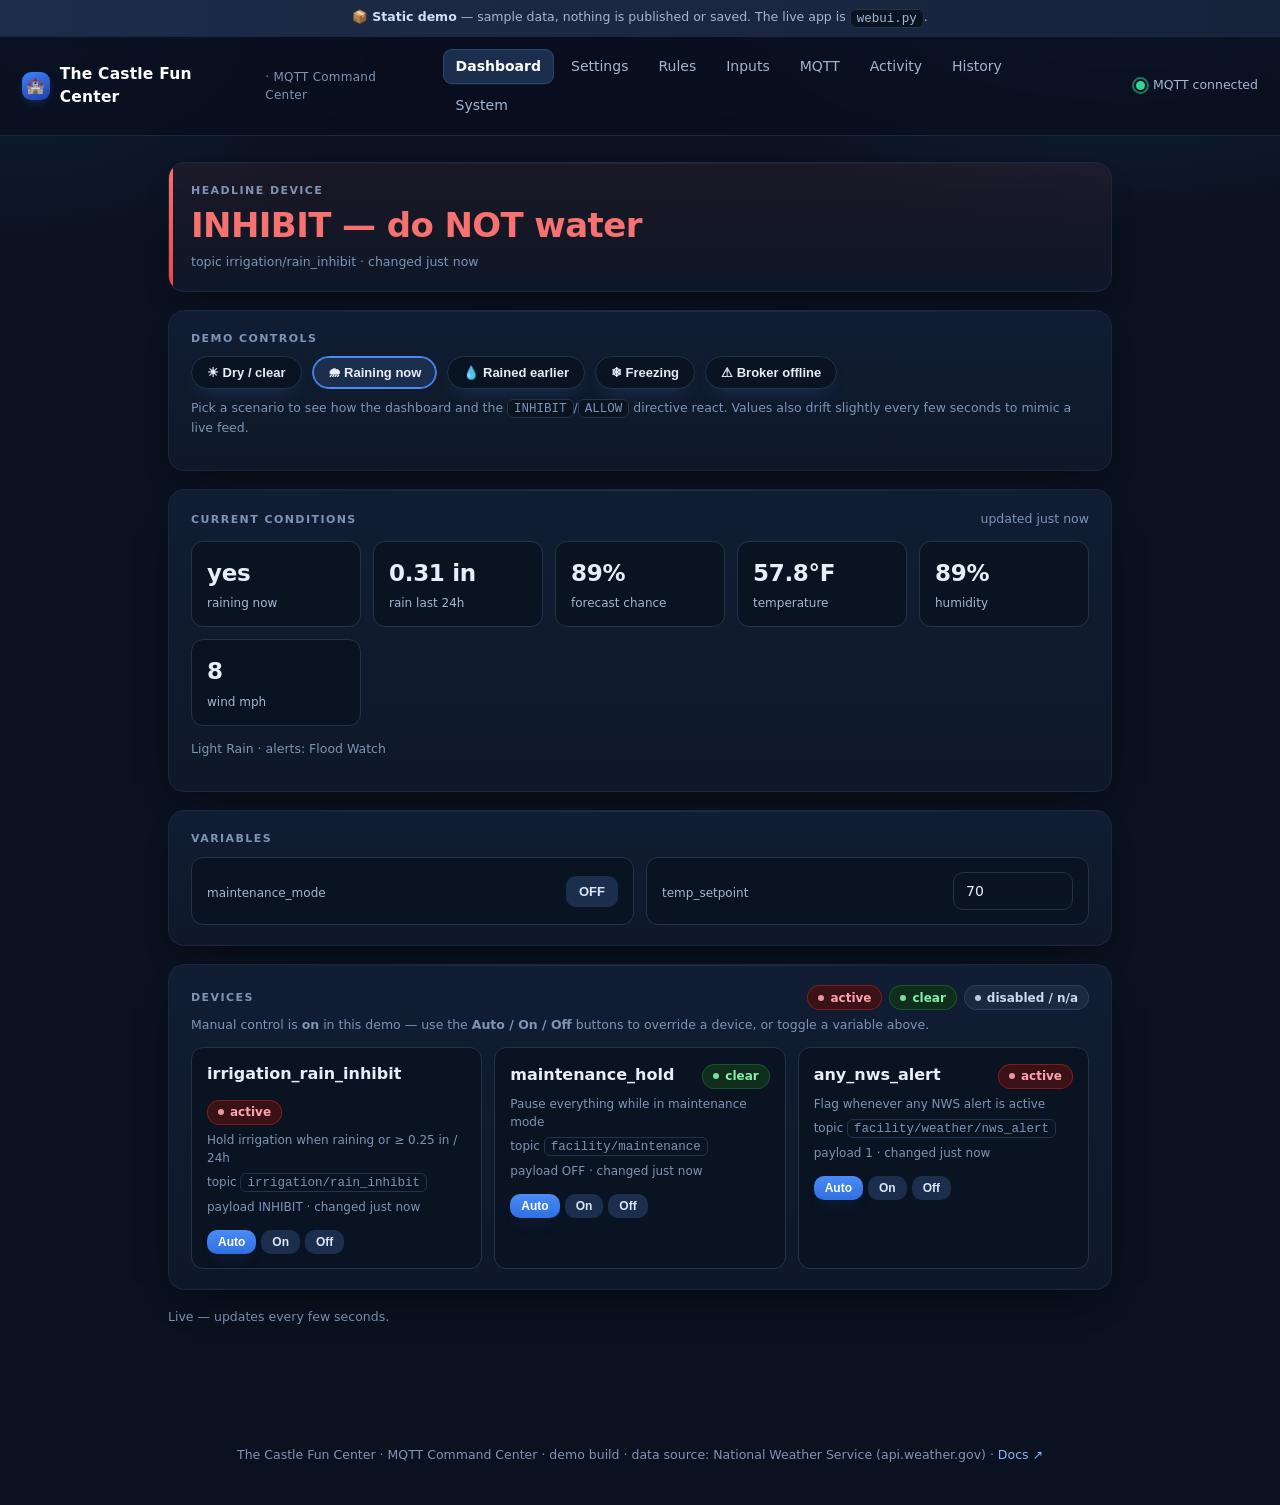
<file: demo/index.html>
<!doctype html>
<html lang="en">
<head>
<meta charset="utf-8">
<meta name="viewport" content="width=device-width, initial-scale=1">
<meta name="color-scheme" content="dark light">
<title>Dashboard · The Castle Fun Center</title>
<link rel="icon" href="data:image/svg+xml,%3Csvg xmlns='http://www.w3.org/2000/svg' viewBox='0 0 100 100'%3E%3Ctext y='.9em' font-size='90'%3E%F0%9F%8F%B0%3C/text%3E%3C/svg%3E">
<link rel="stylesheet" href="assets/style.css">
</head>
<body>
<div class="banner">📦 <b>Static demo</b> — sample data, nothing is published or saved. The live app is <code>webui.py</code>.</div>
<header>
  <h1><span class="logo">🏰</span> The Castle Fun Center <span style="font-weight:500;color:var(--muted2);font-size:12px;letter-spacing:.02em">· MQTT Command Center</span></h1>
  <nav>
    <a href="index.html" class="active">Dashboard</a>
    <a href="settings.html">Settings</a>
    <a href="rules.html">Rules</a>
    <a href="inputs.html">Inputs</a>
    <a href="mqtt.html">MQTT</a>
    <a href="activity.html">Activity</a>
    <a href="history.html">History</a>
    <a href="system.html">System</a>
  </nav>
  <span class="spacer"></span>
  <span class="conn" id="connstate"><span class="dot idle"></span>weather-mqtt</span>
</header>

<main id="dash" class="loading">
  <div class="card" id="directive-card">
    <div class="eyebrow">Headline device</div>
    <div class="big unknown" id="directive">…</div>
    <div class="muted" id="directive-sub">Loading current conditions…</div>
  </div>

  <div class="card">
    <div class="eyebrow" style="margin-bottom:8px">Demo controls</div>
    <div class="controls">
      <button type="button" class="chip" data-scn="dry">☀ Dry / clear</button>
      <button type="button" class="chip active" data-scn="wet">🌧 Raining now</button>
      <button type="button" class="chip" data-scn="accum">💧 Rained earlier</button>
      <button type="button" class="chip" data-scn="freeze">❄ Freezing</button>
      <button type="button" class="chip" data-scn="offline">⚠ Broker offline</button>
    </div>
    <p class="muted" style="margin-top:10px">Pick a scenario to see how the dashboard and the
      <code>INHIBIT</code>/<code>ALLOW</code> directive react. Values also drift slightly every few seconds
      to mimic a live feed.</p>
  </div>

  <div class="card">
    <div class="toprow">
      <div class="eyebrow">Current conditions</div>
      <div class="muted" id="updated">—</div>
    </div>
    <div class="grid" style="margin-top:12px">
      <div class="metric"><div class="v" id="m_rain">—</div><div class="k">raining now</div></div>
      <div class="metric"><div class="v" id="m_accum">—</div><div class="k" id="m_accum_k">rain last window</div></div>
      <div class="metric"><div class="v" id="m_prob">—</div><div class="k">forecast chance</div></div>
      <div class="metric"><div class="v" id="m_temp">—</div><div class="k">temperature</div></div>
      <div class="metric"><div class="v" id="m_hum">—</div><div class="k">humidity</div></div>
      <div class="metric"><div class="v" id="m_wind">—</div><div class="k">wind mph</div></div>
    </div>
    <p class="muted" style="margin-top:14px" id="forecast">—</p>
  </div>

  <div class="card" id="vars-card" style="display:none">
    <div class="eyebrow" style="margin-bottom:10px">Variables</div>
    <div class="grid" id="vars-body"></div>
  </div>

  <div class="card">
    <div class="toprow" style="align-items:center">
      <div class="eyebrow">Devices</div>
      <div class="muted" style="display:flex;gap:7px;align-items:center;flex-wrap:wrap">
        <span class="pill on">active</span><span class="pill off">clear</span>
        <span class="pill na">disabled / n/a</span>
      </div>
    </div>
    <p class="muted" style="margin:6px 0 0">Manual control is <b>on</b> in this demo — use the
      <b>Auto / On / Off</b> buttons to override a device, or toggle a variable above.</p>
    <div class="grid" id="devicegrid" style="grid-template-columns:repeat(auto-fill,minmax(230px,1fr));margin-top:12px">
      <div class="muted">Loading…</div>
    </div>
  </div>

  <p class="muted">Live — updates every few seconds. <span id="staleness"></span></p>
</main>

<footer>The Castle Fun Center · MQTT Command Center · demo build · data source: National Weather Service (api.weather.gov) · <a href="https://github.com/SethMorrowSoftware/mqtt-dev" target="_blank" rel="noopener">Docs ↗</a></footer>
<div id="toast"></div>
<script src="assets/app.js"></script>
</body>
</html>
</file>
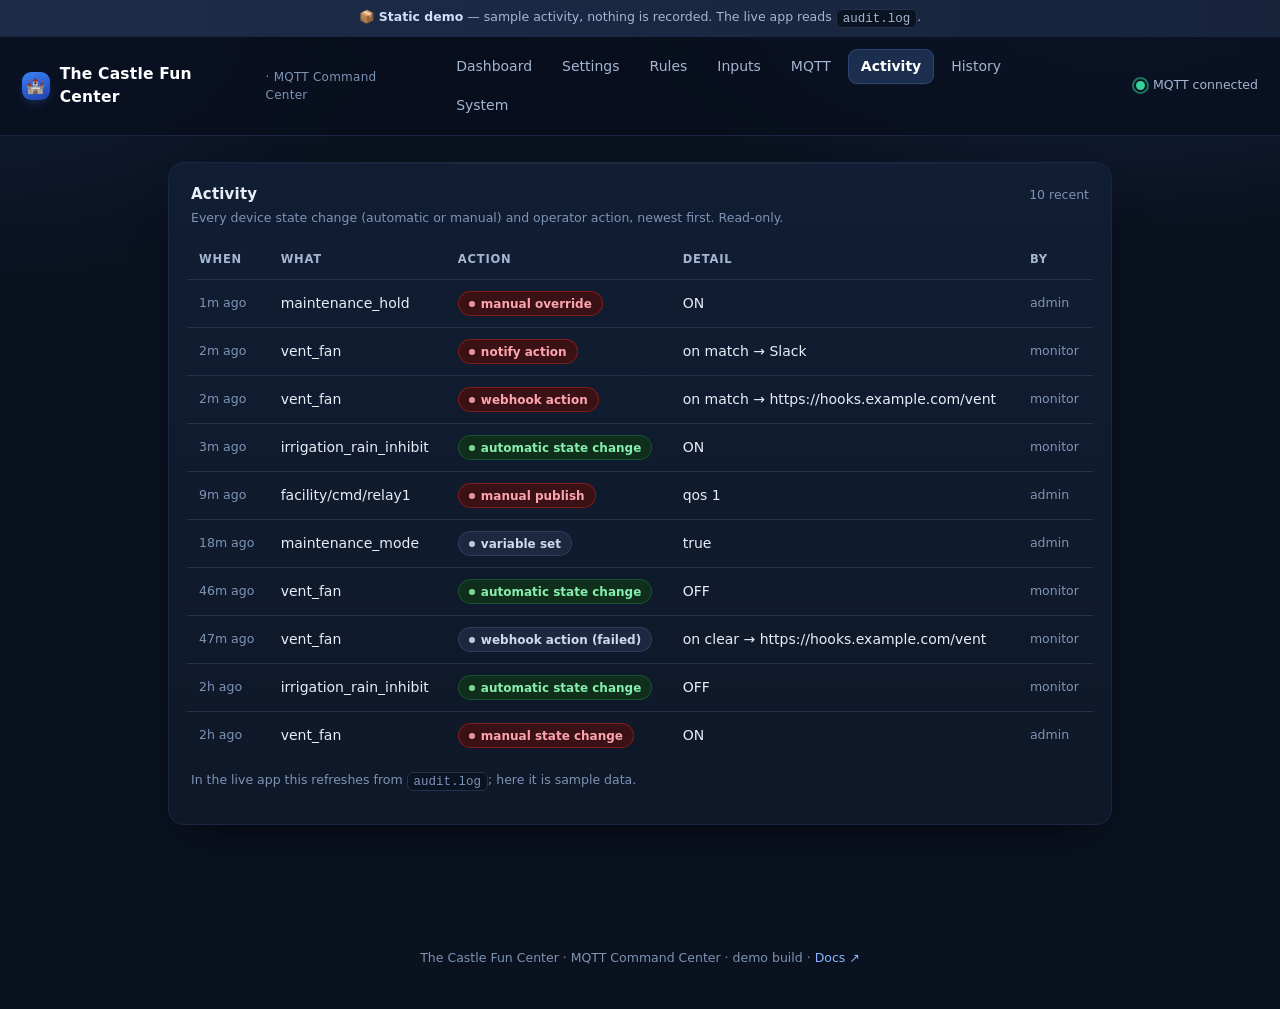
<file: demo/activity.html>
<!doctype html>
<html lang="en">
<head>
<meta charset="utf-8">
<meta name="viewport" content="width=device-width, initial-scale=1">
<meta name="color-scheme" content="dark light">
<title>Activity · The Castle Fun Center</title>
<link rel="icon" href="data:image/svg+xml,%3Csvg xmlns='http://www.w3.org/2000/svg' viewBox='0 0 100 100'%3E%3Ctext y='.9em' font-size='90'%3E%F0%9F%8F%B0%3C/text%3E%3C/svg%3E">
<link rel="stylesheet" href="assets/style.css">
</head>
<body>
<div class="banner">📦 <b>Static demo</b> — sample activity, nothing is recorded. The live app reads <code>audit.log</code>.</div>
<header>
  <h1><span class="logo">🏰</span> The Castle Fun Center <span style="font-weight:500;color:var(--muted2);font-size:12px;letter-spacing:.02em">· MQTT Command Center</span></h1>
  <nav>
    <a href="index.html">Dashboard</a>
    <a href="settings.html">Settings</a>
    <a href="rules.html">Rules</a>
    <a href="inputs.html">Inputs</a>
    <a href="mqtt.html">MQTT</a>
    <a href="activity.html" class="active">Activity</a>
    <a href="history.html">History</a>
    <a href="system.html">System</a>
  </nav>
  <span class="spacer"></span>
  <span class="conn"><span class="dot up"></span>MQTT connected</span>
</header>

<main>
  <div class="card">
    <div class="toprow">
      <div><h3 style="margin:0">Activity</h3>
        <p class="muted" style="margin:4px 0 0">Every device state change (automatic or manual) and operator
         action, newest first. Read-only.</p></div>
      <div class="muted" id="act-count">—</div>
    </div>
    <div class="table-wrap" style="margin-top:12px">
      <table>
        <thead><tr><th>When</th><th>What</th><th>Action</th><th>Detail</th><th>By</th></tr></thead>
        <tbody id="actbody"><tr><td colspan="5" class="muted">Loading…</td></tr></tbody>
      </table>
    </div>
    <p class="muted" style="margin-top:12px">In the live app this refreshes from <code>audit.log</code>;
     here it is sample data.</p>
  </div>
</main>

<footer>The Castle Fun Center · MQTT Command Center · demo build · <a href="https://github.com/SethMorrowSoftware/mqtt-dev" target="_blank" rel="noopener">Docs ↗</a></footer>
<div id="toast"></div>
<script src="assets/app.js"></script>
</body>
</html>
</file>
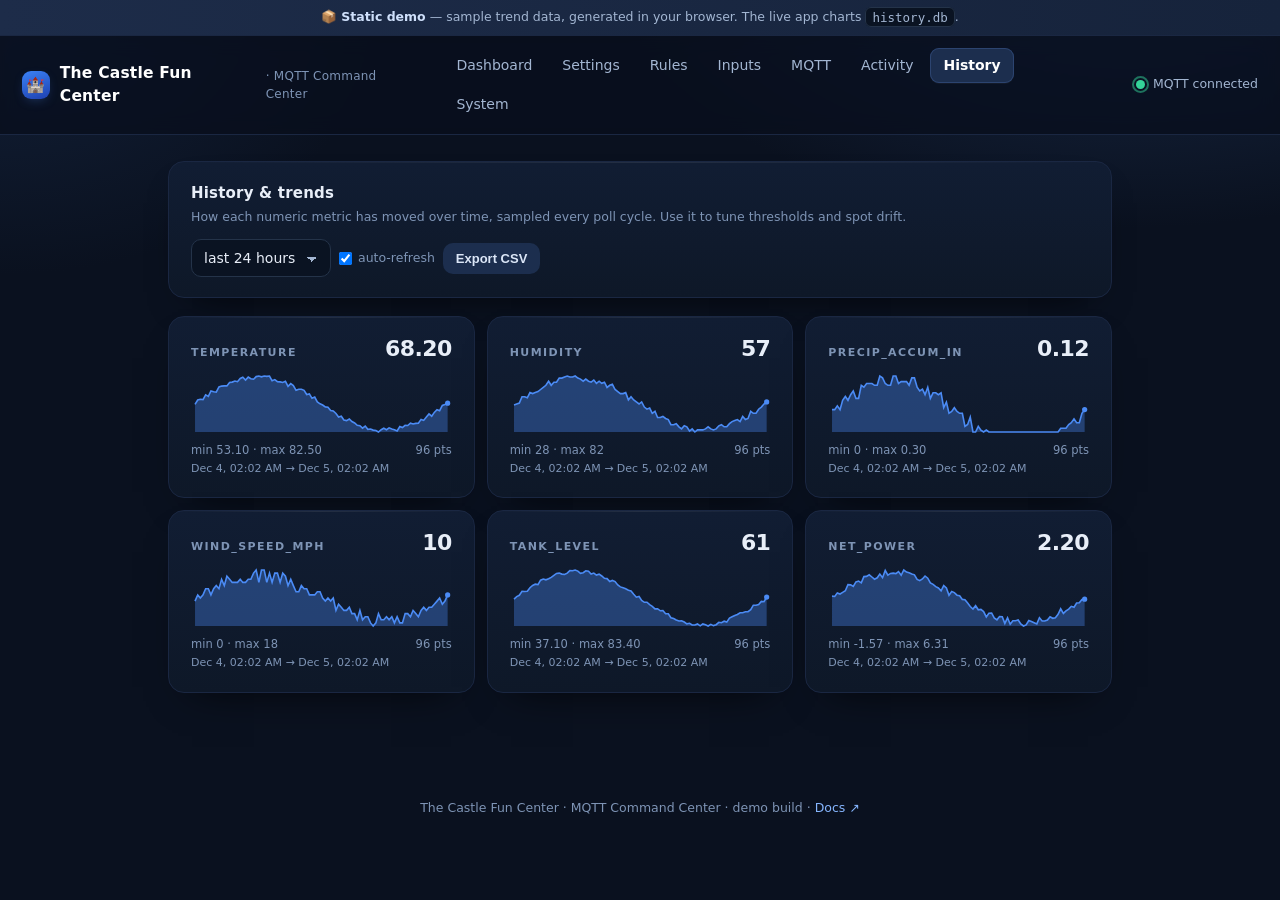
<file: demo/history.html>
<!doctype html>
<html lang="en">
<head>
<meta charset="utf-8">
<meta name="viewport" content="width=device-width, initial-scale=1">
<meta name="color-scheme" content="dark light">
<title>History · The Castle Fun Center</title>
<link rel="icon" href="data:image/svg+xml,%3Csvg xmlns='http://www.w3.org/2000/svg' viewBox='0 0 100 100'%3E%3Ctext y='.9em' font-size='90'%3E%F0%9F%8F%B0%3C/text%3E%3C/svg%3E">
<link rel="stylesheet" href="assets/style.css">
</head>
<body>
<div class="banner">📦 <b>Static demo</b> — sample trend data, generated in your browser. The live app charts <code>history.db</code>.</div>
<header>
  <h1><span class="logo">🏰</span> The Castle Fun Center <span style="font-weight:500;color:var(--muted2);font-size:12px;letter-spacing:.02em">· MQTT Command Center</span></h1>
  <nav>
    <a href="index.html">Dashboard</a>
    <a href="settings.html">Settings</a>
    <a href="rules.html">Rules</a>
    <a href="inputs.html">Inputs</a>
    <a href="mqtt.html">MQTT</a>
    <a href="activity.html">Activity</a>
    <a href="history.html" class="active">History</a>
    <a href="system.html">System</a>
  </nav>
  <span class="spacer"></span>
  <span class="conn"><span class="dot up"></span>MQTT connected</span>
</header>

<main>
<div class="card">
  <div class="toprow" style="align-items:center">
    <div><h3 style="margin:0">History &amp; trends</h3>
      <p class="muted" style="margin:4px 0 0">How each numeric metric has moved over time, sampled every poll
       cycle. Use it to tune thresholds and spot drift.</p></div>
    <div style="display:flex;gap:8px;align-items:center;flex-wrap:wrap">
      <select id="win" style="margin:0;width:auto">
        <option value="6">last 6 hours</option>
        <option value="24" selected>last 24 hours</option>
        <option value="72">last 3 days</option>
        <option value="168">last 7 days</option>
        <option value="720">last 30 days</option>
      </select>
      <label class="muted" style="margin:0;display:flex;align-items:center;gap:6px;font-weight:500">
        <input type="checkbox" id="follow" checked style="width:auto;margin:0"> auto-refresh</label>
      <button type="button" class="secondary mini" id="export" style="margin:0">Export CSV</button>
    </div>
  </div>
</div>

<div class="grid" id="charts" style="grid-template-columns:repeat(auto-fill,minmax(280px,1fr))">
  <div class="muted">Loading…</div>
</div>
</main>

<footer>The Castle Fun Center · MQTT Command Center · demo build · <a href="https://github.com/SethMorrowSoftware/mqtt-dev" target="_blank" rel="noopener">Docs ↗</a></footer>
<div id="toast"></div>
<script src="assets/app.js"></script>
</body>
</html>
</file>
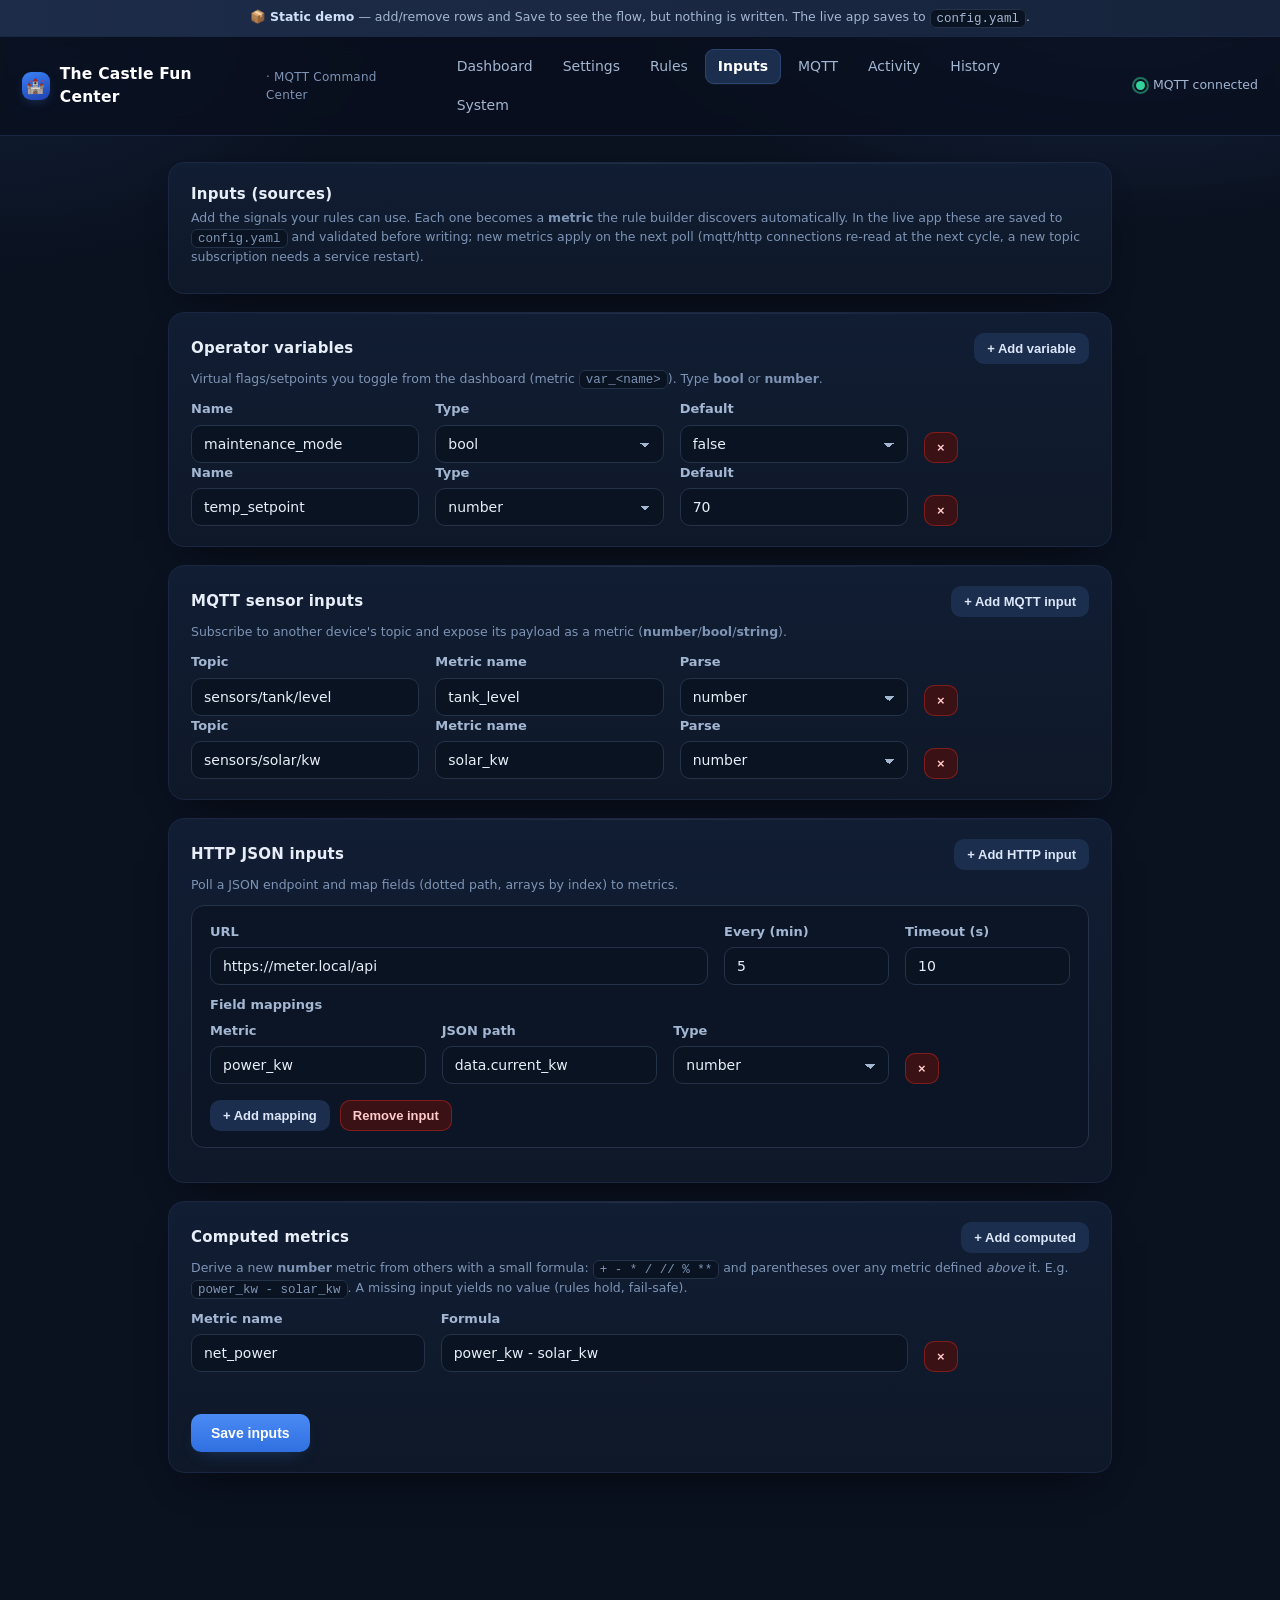
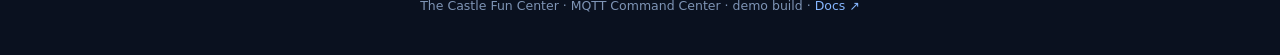
<file: demo/inputs.html>
<!doctype html>
<html lang="en">
<head>
<meta charset="utf-8">
<meta name="viewport" content="width=device-width, initial-scale=1">
<meta name="color-scheme" content="dark light">
<title>Inputs · The Castle Fun Center</title>
<link rel="icon" href="data:image/svg+xml,%3Csvg xmlns='http://www.w3.org/2000/svg' viewBox='0 0 100 100'%3E%3Ctext y='.9em' font-size='90'%3E%F0%9F%8F%B0%3C/text%3E%3C/svg%3E">
<link rel="stylesheet" href="assets/style.css">
</head>
<body>
<div class="banner">📦 <b>Static demo</b> — add/remove rows and Save to see the flow, but nothing is written. The live app saves to <code>config.yaml</code>.</div>
<header>
  <h1><span class="logo">🏰</span> The Castle Fun Center <span style="font-weight:500;color:var(--muted2);font-size:12px;letter-spacing:.02em">· MQTT Command Center</span></h1>
  <nav>
    <a href="index.html">Dashboard</a>
    <a href="settings.html">Settings</a>
    <a href="rules.html">Rules</a>
    <a href="inputs.html" class="active">Inputs</a>
    <a href="mqtt.html">MQTT</a>
    <a href="activity.html">Activity</a>
    <a href="history.html">History</a>
    <a href="system.html">System</a>
  </nav>
  <span class="spacer"></span>
  <span class="conn"><span class="dot up"></span>MQTT connected</span>
</header>

<main>
<form id="inputs-form">
  <div class="card">
    <h3 style="margin:0 0 4px">Inputs (sources)</h3>
    <p class="muted" style="margin:0 0 6px">Add the signals your rules can use. Each one becomes a
     <b>metric</b> the rule builder discovers automatically. In the live app these are saved to
     <code>config.yaml</code> and validated before writing; new metrics apply on the next poll
     (mqtt/http connections re-read at the next cycle, a new topic subscription needs a service restart).</p>
  </div>

  <div class="card">
    <div class="toprow"><h3 style="margin:0">Operator variables</h3>
      <button type="button" class="secondary mini" id="add-var" style="margin:0">+ Add variable</button></div>
    <p class="muted" style="margin:6px 0 0">Virtual flags/setpoints you toggle from the dashboard
     (metric <code>var_&lt;name&gt;</code>). Type <b>bool</b> or <b>number</b>.</p>
    <div id="vars" style="margin-top:10px"></div>
  </div>

  <div class="card">
    <div class="toprow"><h3 style="margin:0">MQTT sensor inputs</h3>
      <button type="button" class="secondary mini" id="add-mqtt" style="margin:0">+ Add MQTT input</button></div>
    <p class="muted" style="margin:6px 0 0">Subscribe to another device's topic and expose its payload as a
     metric (<b>number</b>/<b>bool</b>/<b>string</b>).</p>
    <div id="mqtts" style="margin-top:10px"></div>
  </div>

  <div class="card">
    <div class="toprow"><h3 style="margin:0">HTTP JSON inputs</h3>
      <button type="button" class="secondary mini" id="add-http" style="margin:0">+ Add HTTP input</button></div>
    <p class="muted" style="margin:6px 0 0">Poll a JSON endpoint and map fields (dotted path, arrays by
     index) to metrics.</p>
    <div id="https" style="margin-top:10px"></div>
  </div>

  <div class="card">
    <div class="toprow"><h3 style="margin:0">Computed metrics</h3>
      <button type="button" class="secondary mini" id="add-comp" style="margin:0">+ Add computed</button></div>
    <p class="muted" style="margin:6px 0 0">Derive a new <b>number</b> metric from others with a small
     formula: <code>+ - * / // % **</code> and parentheses over any metric defined <i>above</i> it. E.g.
     <code>power_kw - solar_kw</code>. A missing input yields no value (rules hold, fail-safe).</p>
    <div id="comps" style="margin-top:10px"></div>
    <div class="field-err" id="inputs-err" style="margin-top:10px"></div>
    <button type="submit" id="save-inputs">Save inputs</button>
  </div>
</form>
</main>

<footer>The Castle Fun Center · MQTT Command Center · demo build · <a href="https://github.com/SethMorrowSoftware/mqtt-dev" target="_blank" rel="noopener">Docs ↗</a></footer>
<div id="toast"></div>
<script>
/* Sample sources for the demo Inputs editor (mirrors a populated config.yaml). */
window.DEMO_SOURCES = {
  variables: [
    { name: "maintenance_mode", type: "bool",   default: "false" },
    { name: "temp_setpoint",    type: "number", default: 70 },
  ],
  mqtt_inputs: [
    { topic: "sensors/tank/level", metric: "tank_level", parse: "number" },
    { topic: "sensors/solar/kw",   metric: "solar_kw",   parse: "number" },
  ],
  http_inputs: [
    { url: "https://meter.local/api", interval_minutes: 5, timeout: 10,
      map: [{ metric: "power_kw", path: "data.current_kw", type: "number" }] },
  ],
  computed: [
    { name: "net_power", expr: "power_kw - solar_kw" },
  ],
};
</script>
<script src="assets/app.js"></script>
</body>
</html>
</file>
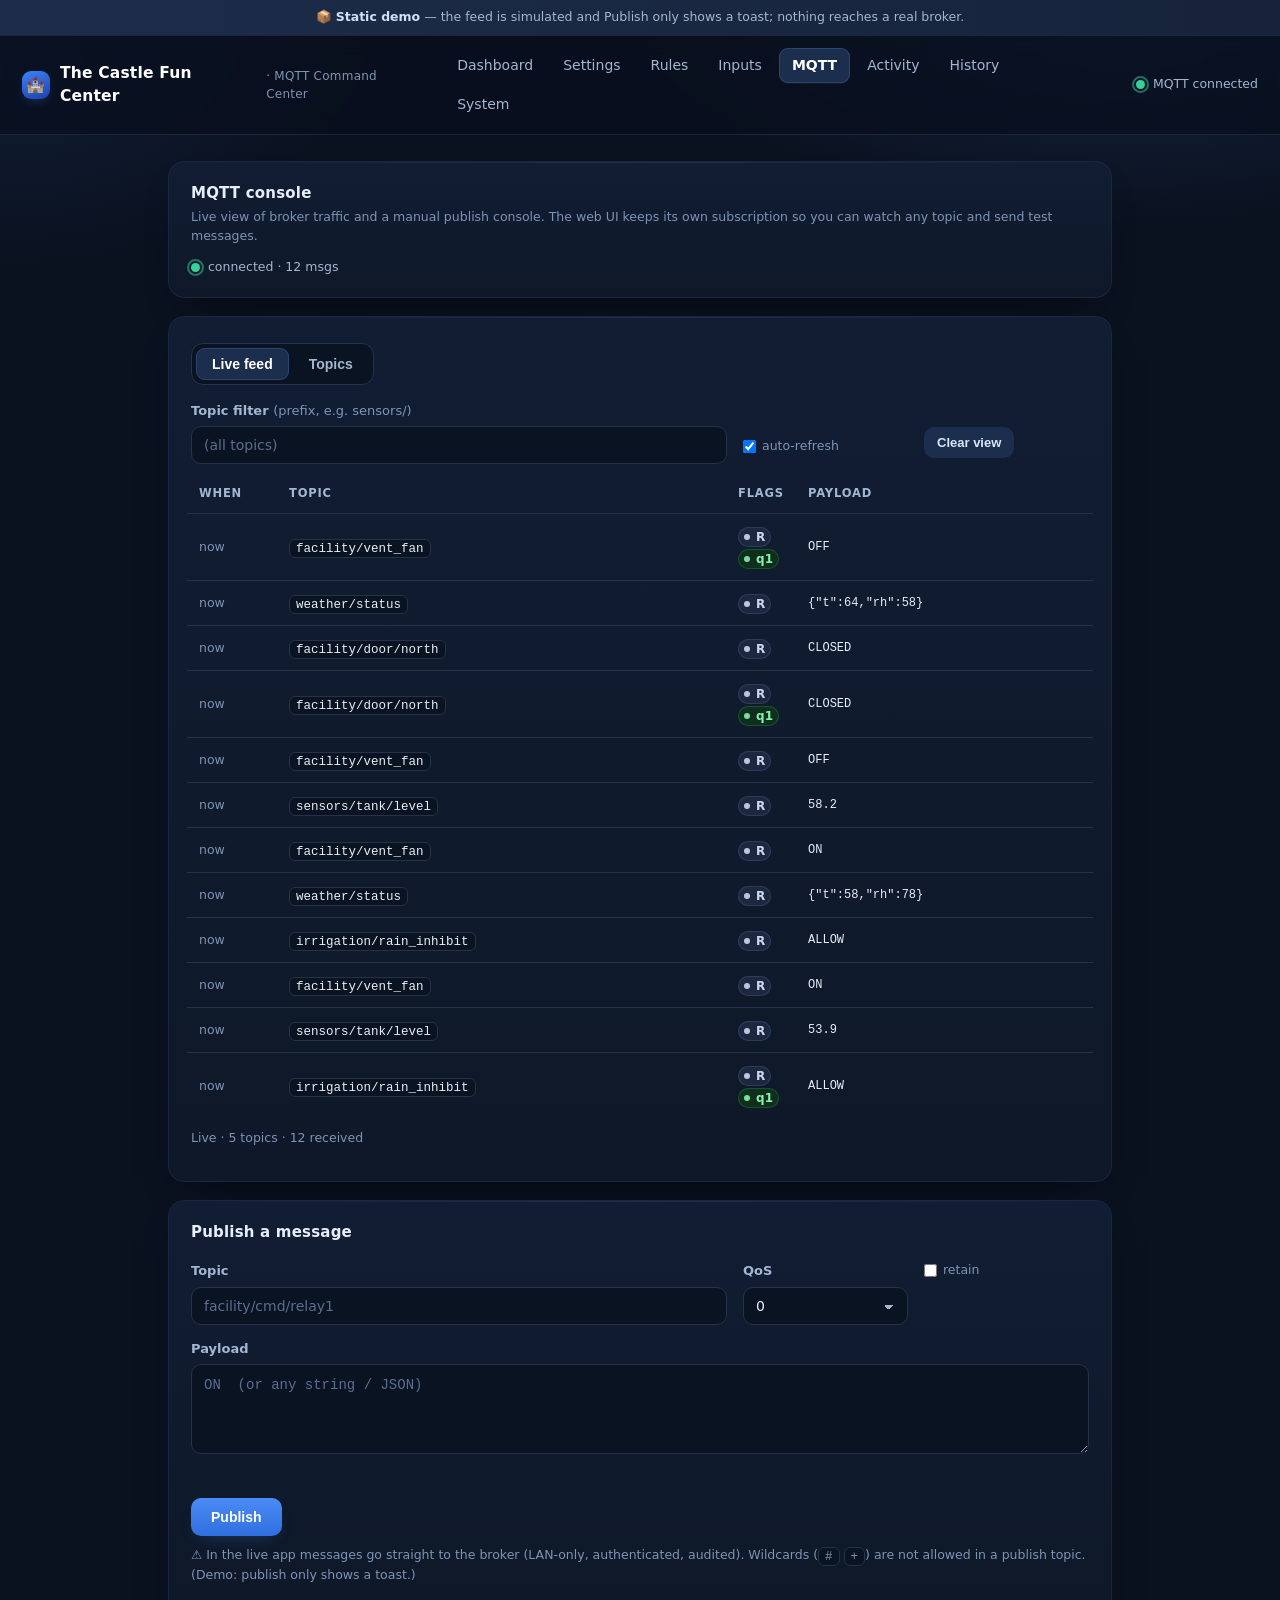
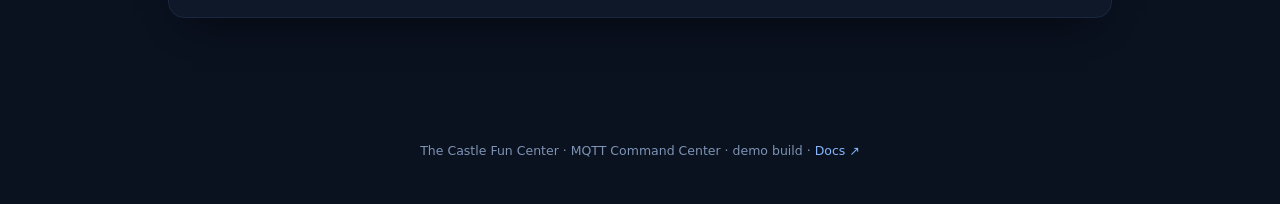
<file: demo/mqtt.html>
<!doctype html>
<html lang="en">
<head>
<meta charset="utf-8">
<meta name="viewport" content="width=device-width, initial-scale=1">
<meta name="color-scheme" content="dark light">
<title>MQTT · The Castle Fun Center</title>
<link rel="icon" href="data:image/svg+xml,%3Csvg xmlns='http://www.w3.org/2000/svg' viewBox='0 0 100 100'%3E%3Ctext y='.9em' font-size='90'%3E%F0%9F%8F%B0%3C/text%3E%3C/svg%3E">
<link rel="stylesheet" href="assets/style.css">
</head>
<body>
<div class="banner">📦 <b>Static demo</b> — the feed is simulated and Publish only shows a toast; nothing reaches a real broker.</div>
<header>
  <h1><span class="logo">🏰</span> The Castle Fun Center <span style="font-weight:500;color:var(--muted2);font-size:12px;letter-spacing:.02em">· MQTT Command Center</span></h1>
  <nav>
    <a href="index.html">Dashboard</a>
    <a href="settings.html">Settings</a>
    <a href="rules.html">Rules</a>
    <a href="inputs.html">Inputs</a>
    <a href="mqtt.html" class="active">MQTT</a>
    <a href="activity.html">Activity</a>
    <a href="history.html">History</a>
    <a href="system.html">System</a>
  </nav>
  <span class="spacer"></span>
  <span class="conn"><span class="dot up"></span>MQTT connected</span>
</header>

<main>
<div class="card">
  <div class="toprow" style="align-items:center">
    <div><h3 style="margin:0">MQTT console</h3>
      <p class="muted" style="margin:4px 0 0">Live view of broker traffic and a manual publish console.
       The web UI keeps its own subscription so you can watch any topic and send test messages.</p></div>
    <span class="conn" id="mq-conn"><span class="dot idle"></span>connecting…</span>
  </div>
</div>

<div class="card">
  <div class="tabs">
    <button type="button" class="tab" data-tab="feed">Live feed</button>
    <button type="button" class="tab" data-tab="topics">Topics</button>
  </div>

  <div id="tab-feed" class="tabpane">
    <div class="row" style="align-items:flex-end">
      <div style="flex:1"><label style="margin-top:0">Topic filter <span class="hint">(prefix, e.g. sensors/)</span></label>
        <input id="filter" placeholder="(all topics)"></div>
      <div style="flex:0 0 auto"><label class="muted" style="margin:0 0 8px;display:flex;align-items:center;gap:6px;font-weight:500">
        <input type="checkbox" id="follow" checked style="width:auto;margin:0"> auto-refresh</label></div>
      <div style="flex:0 0 auto"><button type="button" class="secondary mini" id="clear" style="margin:0 0 6px">Clear view</button></div>
    </div>
    <div class="table-wrap" style="margin-top:10px">
      <table>
        <thead><tr><th style="width:90px">When</th><th>Topic</th><th style="width:70px">Flags</th><th>Payload</th></tr></thead>
        <tbody id="feedbody"><tr><td colspan="4" class="muted">Waiting for messages…</td></tr></tbody>
      </table>
    </div>
    <p class="muted" id="feednote" style="margin-top:10px">—</p>
  </div>

  <div id="tab-topics" class="tabpane" style="display:none">
    <div class="table-wrap">
      <table>
        <thead><tr><th>Topic</th><th style="width:70px">Msgs</th><th style="width:90px">Updated</th><th>Latest payload</th></tr></thead>
        <tbody id="topicsbody"><tr><td colspan="4" class="muted">No topics seen yet…</td></tr></tbody>
      </table>
    </div>
    <p class="muted" style="margin-top:10px">The most recent value retained per topic.</p>
  </div>
</div>

<div class="card" id="pub-card">
  <h3 style="margin:0 0 4px">Publish a message</h3>
  <div id="pub-form">
    <div class="row">
      <div style="flex:2"><label>Topic</label><input id="p-topic" placeholder="facility/cmd/relay1"></div>
      <div style="flex:0 0 110px"><label>QoS</label>
        <select id="p-qos"><option>0</option><option>1</option><option>2</option></select></div>
      <div style="flex:0 0 auto"><label class="muted" style="display:flex;align-items:center;gap:6px;margin:14px 0 6px;font-weight:500">
        <input type="checkbox" id="p-retain" style="width:auto;margin:0"> retain</label></div>
    </div>
    <label>Payload</label>
    <textarea id="p-payload" style="min-height:90px" placeholder="ON  (or any string / JSON)"></textarea>
    <div class="field-err" id="p-err"></div>
    <button type="button" id="p-send">Publish</button>
    <p class="muted" style="margin-top:10px">⚠ In the live app messages go straight to the broker (LAN-only, authenticated, audited).
     Wildcards (<code>#</code> <code>+</code>) are not allowed in a publish topic. (Demo: publish only shows a toast.)</p>
  </div>
</div>
</main>

<footer>The Castle Fun Center · MQTT Command Center · demo build · <a href="https://github.com/SethMorrowSoftware/mqtt-dev" target="_blank" rel="noopener">Docs ↗</a></footer>
<div id="toast"></div>
<script src="assets/app.js"></script>
</body>
</html>
</file>
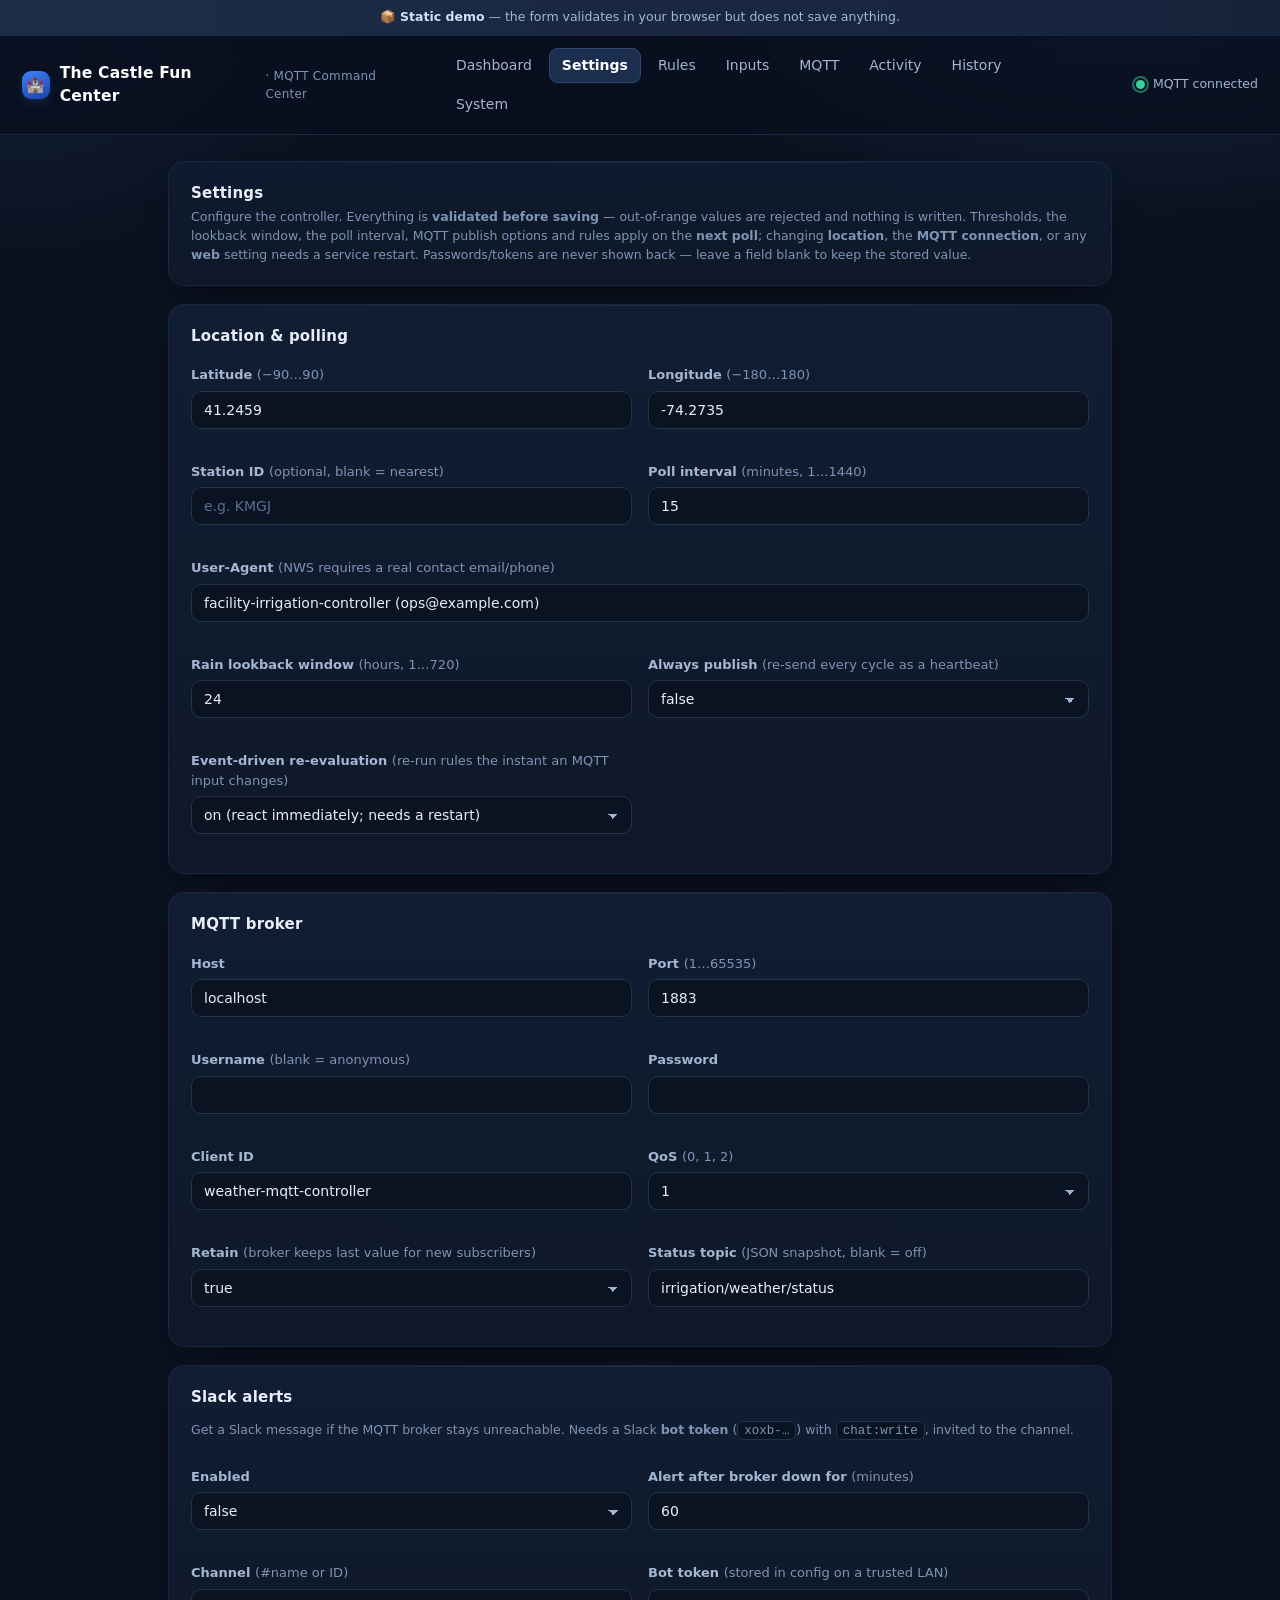
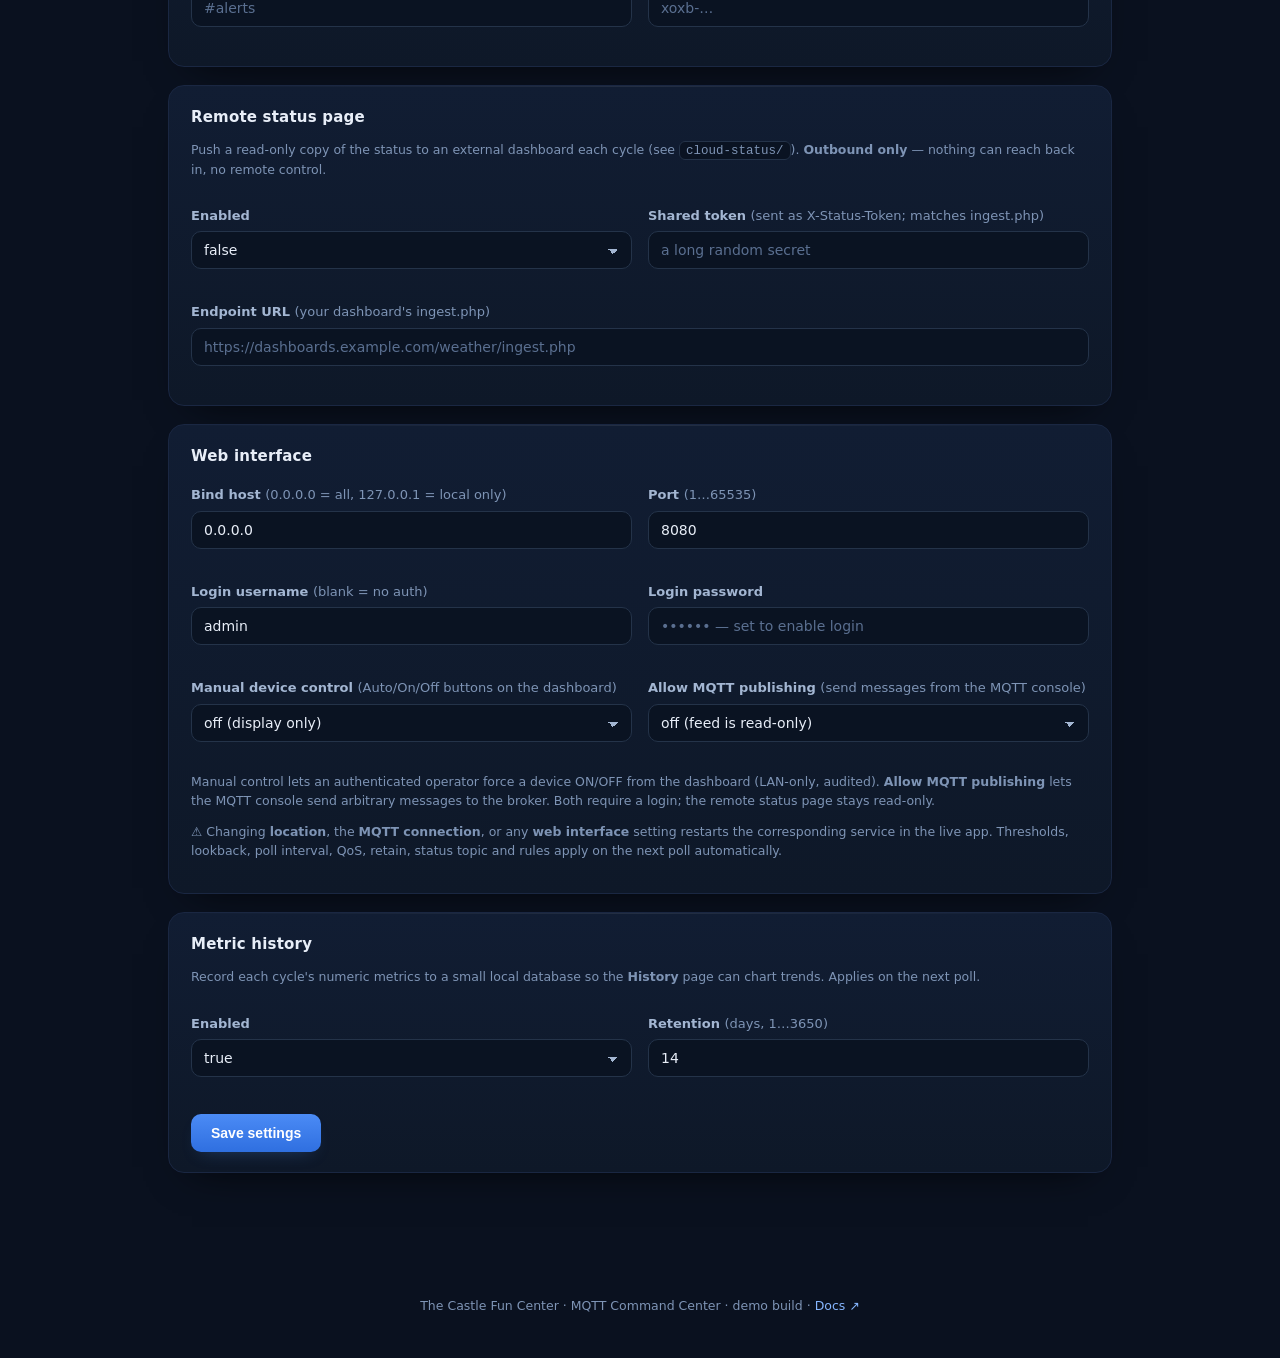
<file: demo/settings.html>
<!doctype html>
<html lang="en">
<head>
<meta charset="utf-8">
<meta name="viewport" content="width=device-width, initial-scale=1">
<meta name="color-scheme" content="dark light">
<title>Settings · The Castle Fun Center</title>
<link rel="icon" href="data:image/svg+xml,%3Csvg xmlns='http://www.w3.org/2000/svg' viewBox='0 0 100 100'%3E%3Ctext y='.9em' font-size='90'%3E%F0%9F%8F%B0%3C/text%3E%3C/svg%3E">
<link rel="stylesheet" href="assets/style.css">
</head>
<body>
<div class="banner">📦 <b>Static demo</b> — the form validates in your browser but does not save anything.</div>
<header>
  <h1><span class="logo">🏰</span> The Castle Fun Center <span style="font-weight:500;color:var(--muted2);font-size:12px;letter-spacing:.02em">· MQTT Command Center</span></h1>
  <nav>
    <a href="index.html">Dashboard</a>
    <a href="settings.html" class="active">Settings</a>
    <a href="rules.html">Rules</a>
    <a href="inputs.html">Inputs</a>
    <a href="mqtt.html">MQTT</a>
    <a href="activity.html">Activity</a>
    <a href="history.html">History</a>
    <a href="system.html">System</a>
  </nav>
  <span class="spacer"></span>
  <span class="conn"><span class="dot up"></span>MQTT connected</span>
</header>

<main>
<div class="card" style="background:linear-gradient(180deg,#0e1a2e,#0e1828)">
  <h3 style="margin:0 0 4px">Settings</h3>
  <p class="muted" style="margin:0">Configure the controller. Everything is <b>validated before saving</b> —
   out-of-range values are rejected and nothing is written. Thresholds, the lookback window, the poll
   interval, MQTT publish options and rules apply on the <b>next poll</b>; changing <b>location</b>, the
   <b>MQTT connection</b>, or any <b>web</b> setting needs a service restart. Passwords/tokens are never
   shown back — leave a field blank to keep the stored value.</p>
</div>
<form id="settings-form" autocomplete="off" novalidate>
  <div class="card">
    <h3>Location &amp; polling</h3>
    <div class="row">
      <div><label>Latitude <span class="hint">(−90…90)</span></label>
        <input name="latitude" value="41.2459" data-type="num" data-min="-90" data-max="90">
        <div class="field-err"></div></div>
      <div><label>Longitude <span class="hint">(−180…180)</span></label>
        <input name="longitude" value="-74.2735" data-type="num" data-min="-180" data-max="180">
        <div class="field-err"></div></div>
    </div>
    <div class="row">
      <div><label>Station ID <span class="hint">(optional, blank = nearest)</span></label>
        <input name="station_id" value="" placeholder="e.g. KMGJ"><div class="field-err"></div></div>
      <div><label>Poll interval <span class="hint">(minutes, 1…1440)</span></label>
        <input name="poll_interval_minutes" value="15" data-type="int" data-min="1" data-max="1440">
        <div class="field-err"></div></div>
    </div>
    <div><label>User-Agent <span class="hint">(NWS requires a real contact email/phone)</span></label>
    <input name="user_agent" value="facility-irrigation-controller (ops@example.com)" data-required="1">
    <div class="field-err"></div></div>
    <div class="row">
      <div><label>Rain lookback window <span class="hint">(hours, 1…720)</span></label>
        <input name="lookback_hours" value="24" data-type="int" data-min="1" data-max="720">
        <div class="field-err"></div></div>
      <div><label>Always publish <span class="hint">(re-send every cycle as a heartbeat)</span></label>
        <select name="always_publish"><option value="false">false</option><option value="true">true</option></select>
        <div class="field-err"></div></div>
    </div>
    <div class="row">
      <div><label>Event-driven re-evaluation <span class="hint">(re-run rules the instant an MQTT input changes)</span></label>
        <select name="event_driven">
          <option value="true">on (react immediately; needs a restart)</option>
          <option value="false">off (only re-evaluate each poll cycle)</option>
        </select><div class="field-err"></div></div>
      <div></div>
    </div>
  </div>

  <div class="card">
    <h3>MQTT broker</h3>
    <div class="row">
      <div><label>Host</label><input name="mqtt_host" value="localhost"><div class="field-err"></div></div>
      <div><label>Port <span class="hint">(1…65535)</span></label>
        <input name="mqtt_port" value="1883" data-type="int" data-min="1" data-max="65535">
        <div class="field-err"></div></div>
    </div>
    <div class="row">
      <div><label>Username <span class="hint">(blank = anonymous)</span></label>
        <input name="mqtt_username" value="" autocomplete="off"><div class="field-err"></div></div>
      <div><label>Password</label>
        <input name="mqtt_password" type="password" value="" autocomplete="new-password"><div class="field-err"></div></div>
    </div>
    <div class="row">
      <div><label>Client ID</label><input name="mqtt_client_id" value="weather-mqtt-controller"><div class="field-err"></div></div>
      <div><label>QoS <span class="hint">(0, 1, 2)</span></label>
        <select name="mqtt_qos"><option>0</option><option selected>1</option><option>2</option></select>
        <div class="field-err"></div></div>
    </div>
    <div class="row">
      <div><label>Retain <span class="hint">(broker keeps last value for new subscribers)</span></label>
        <select name="mqtt_retain"><option value="true">true</option><option value="false">false</option></select>
        <div class="field-err"></div></div>
      <div><label>Status topic <span class="hint">(JSON snapshot, blank = off)</span></label>
        <input name="status_topic" value="irrigation/weather/status"><div class="field-err"></div></div>
    </div>
  </div>

  <div class="card">
    <h3>Slack alerts</h3>
    <p class="muted">Get a Slack message if the MQTT broker stays unreachable. Needs a Slack
      <b>bot token</b> (<code>xoxb-…</code>) with <code>chat:write</code>, invited to the channel.</p>
    <div class="row">
      <div><label>Enabled</label>
        <select name="slack_enabled"><option value="false">false</option><option value="true">true</option></select>
        <div class="field-err"></div></div>
      <div><label>Alert after broker down for <span class="hint">(minutes)</span></label>
        <input name="slack_minutes" value="60" data-type="int" data-min="1" data-max="10080">
        <div class="field-err"></div></div>
    </div>
    <div class="row">
      <div><label>Channel <span class="hint">(#name or ID)</span></label>
        <input name="slack_channel" value="" placeholder="#alerts"><div class="field-err"></div></div>
      <div><label>Bot token <span class="hint">(stored in config on a trusted LAN)</span></label>
        <input name="slack_token" type="password" value="" autocomplete="new-password" placeholder="xoxb-…">
        <div class="field-err"></div></div>
    </div>
  </div>

  <div class="card">
    <h3>Remote status page</h3>
    <p class="muted">Push a read-only copy of the status to an external dashboard each cycle
      (see <code>cloud-status/</code>). <b>Outbound only</b> — nothing can reach back in, no remote control.</p>
    <div class="row">
      <div><label>Enabled</label>
        <select name="status_push_enabled"><option value="false">false</option><option value="true">true</option></select>
        <div class="field-err"></div></div>
      <div><label>Shared token <span class="hint">(sent as X-Status-Token; matches ingest.php)</span></label>
        <input name="status_push_token" type="password" value="" autocomplete="new-password" placeholder="a long random secret">
        <div class="field-err"></div></div>
    </div>
    <div><label>Endpoint URL <span class="hint">(your dashboard's ingest.php)</span></label>
      <input name="status_push_url" value="" placeholder="https://dashboards.example.com/weather/ingest.php">
      <div class="field-err"></div></div>
  </div>

  <div class="card">
    <h3>Web interface</h3>
    <div class="row">
      <div><label>Bind host <span class="hint">(0.0.0.0 = all, 127.0.0.1 = local only)</span></label>
        <input name="web_host" value="0.0.0.0"><div class="field-err"></div></div>
      <div><label>Port <span class="hint">(1…65535)</span></label>
        <input name="web_port" value="8080" data-type="int" data-min="1" data-max="65535">
        <div class="field-err"></div></div>
    </div>
    <div class="row">
      <div><label>Login username <span class="hint">(blank = no auth)</span></label>
        <input name="web_username" value="admin" autocomplete="off"><div class="field-err"></div></div>
      <div><label>Login password</label>
        <input name="web_password" type="password" value="" autocomplete="new-password"
          placeholder="•••••• — set to enable login"><div class="field-err"></div></div>
    </div>
    <div class="row">
      <div><label>Manual device control <span class="hint">(Auto/On/Off buttons on the dashboard)</span></label>
        <select name="web_allow_manual_control">
          <option value="false" selected>off (display only)</option>
          <option value="true">on (requires a login)</option>
        </select><div class="field-err"></div></div>
      <div><label>Allow MQTT publishing <span class="hint">(send messages from the MQTT console)</span></label>
        <select name="web_allow_mqtt_publish">
          <option value="false" selected>off (feed is read-only)</option>
          <option value="true">on (requires a login)</option>
        </select><div class="field-err"></div></div>
    </div>
    <p class="muted">Manual control lets an authenticated operator force a device ON/OFF from the
      dashboard (LAN-only, audited). <b>Allow MQTT publishing</b> lets the MQTT console send arbitrary
      messages to the broker. Both require a login; the remote status page stays read-only.</p>
    <p class="muted">⚠ Changing <b>location</b>, the <b>MQTT connection</b>, or any <b>web interface</b>
      setting restarts the corresponding service in the live app. Thresholds, lookback, poll interval,
      QoS, retain, status topic and rules apply on the next poll automatically.</p>
  </div>

  <div class="card">
    <h3>Metric history</h3>
    <p class="muted">Record each cycle's numeric metrics to a small local database so the
      <b>History</b> page can chart trends. Applies on the next poll.</p>
    <div class="row">
      <div><label>Enabled</label>
        <select name="history_enabled">
          <option value="true" selected>true</option>
          <option value="false">false</option>
        </select><div class="field-err"></div></div>
      <div><label>Retention <span class="hint">(days, 1…3650)</span></label>
        <input name="history_retention_days" value="14" data-type="int" data-min="1" data-max="3650">
        <div class="field-err"></div></div>
    </div>
    <button type="submit">Save settings</button>
  </div>
</form>
</main>

<footer>The Castle Fun Center · MQTT Command Center · demo build · <a href="https://github.com/SethMorrowSoftware/mqtt-dev" target="_blank" rel="noopener">Docs ↗</a></footer>
<div id="toast"></div>
<script src="assets/app.js"></script>
</body>
</html>
</file>
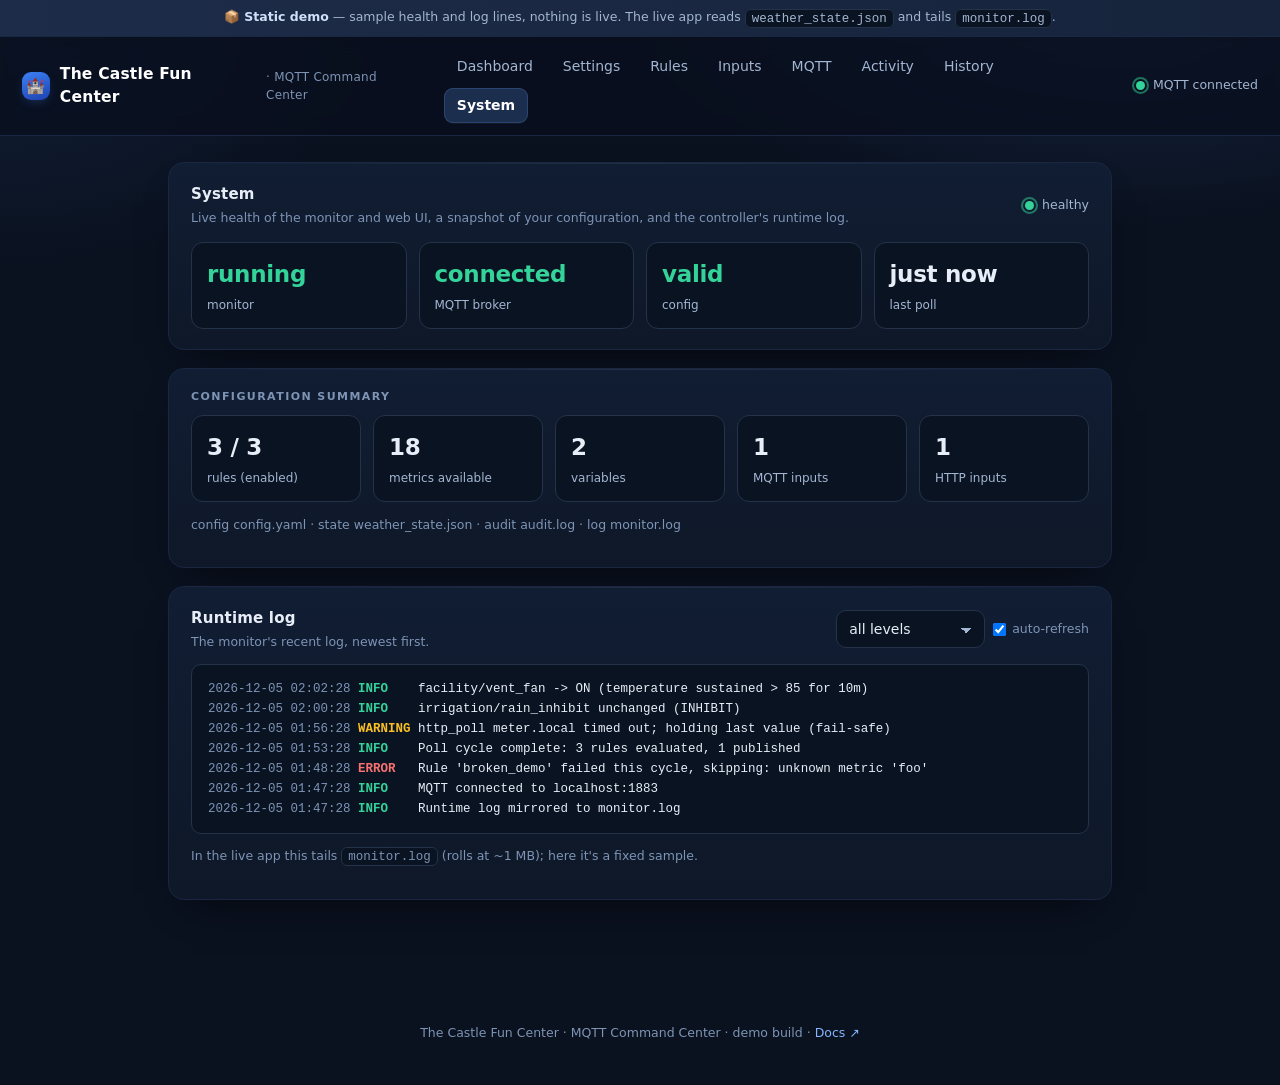
<file: demo/system.html>
<!doctype html>
<html lang="en">
<head>
<meta charset="utf-8">
<meta name="viewport" content="width=device-width, initial-scale=1">
<meta name="color-scheme" content="dark light">
<title>System · The Castle Fun Center</title>
<link rel="icon" href="data:image/svg+xml,%3Csvg xmlns='http://www.w3.org/2000/svg' viewBox='0 0 100 100'%3E%3Ctext y='.9em' font-size='90'%3E%F0%9F%8F%B0%3C/text%3E%3C/svg%3E">
<link rel="stylesheet" href="assets/style.css">
</head>
<body>
<div class="banner">📦 <b>Static demo</b> — sample health and log lines, nothing is live. The live app reads <code>weather_state.json</code> and tails <code>monitor.log</code>.</div>
<header>
  <h1><span class="logo">🏰</span> The Castle Fun Center <span style="font-weight:500;color:var(--muted2);font-size:12px;letter-spacing:.02em">· MQTT Command Center</span></h1>
  <nav>
    <a href="index.html">Dashboard</a>
    <a href="settings.html">Settings</a>
    <a href="rules.html">Rules</a>
    <a href="inputs.html">Inputs</a>
    <a href="mqtt.html">MQTT</a>
    <a href="activity.html">Activity</a>
    <a href="history.html">History</a>
    <a href="system.html" class="active">System</a>
  </nav>
  <span class="spacer"></span>
  <span class="conn"><span class="dot up"></span>MQTT connected</span>
</header>

<main>
<div class="card">
  <div class="toprow" style="align-items:center">
    <div><h3 style="margin:0">System</h3>
      <p class="muted" style="margin:4px 0 0">Live health of the monitor and web UI, a snapshot of your
       configuration, and the controller's runtime log.</p></div>
    <span class="conn" id="sys-conn"><span class="dot idle"></span>checking…</span>
  </div>
  <div class="grid" id="health" style="grid-template-columns:repeat(auto-fill,minmax(200px,1fr));margin-top:14px">
    <div class="metric"><div class="v" id="h_monitor">—</div><div class="k">monitor</div></div>
    <div class="metric"><div class="v" id="h_mqtt">—</div><div class="k">MQTT broker</div></div>
    <div class="metric"><div class="v" id="h_config">—</div><div class="k">config</div></div>
    <div class="metric"><div class="v" id="h_update">—</div><div class="k">last poll</div></div>
  </div>
</div>

<div class="card">
  <div class="eyebrow" style="margin-bottom:10px">Configuration summary</div>
  <div class="grid" id="summary" style="grid-template-columns:repeat(auto-fill,minmax(150px,1fr))">
    <div class="metric"><div class="v" id="s_rules">—</div><div class="k">rules (enabled)</div></div>
    <div class="metric"><div class="v" id="s_metrics">—</div><div class="k">metrics available</div></div>
    <div class="metric"><div class="v" id="s_vars">—</div><div class="k">variables</div></div>
    <div class="metric"><div class="v" id="s_mqtt">—</div><div class="k">MQTT inputs</div></div>
    <div class="metric"><div class="v" id="s_http">—</div><div class="k">HTTP inputs</div></div>
  </div>
  <p class="muted" id="files" style="margin-top:14px">—</p>
</div>

<div class="card">
  <div class="toprow" style="align-items:center">
    <div><h3 style="margin:0">Runtime log</h3>
      <p class="muted" style="margin:4px 0 0">The monitor's recent log, newest first.</p></div>
    <div style="display:flex;gap:8px;align-items:center;flex-wrap:wrap">
      <select id="lvl" style="margin:0;width:auto">
        <option value="">all levels</option>
        <option value="INFO">info &amp; up</option>
        <option value="WARNING">warnings &amp; up</option>
        <option value="ERROR">errors only</option>
      </select>
      <label class="muted" style="margin:0;display:flex;align-items:center;gap:6px;font-weight:500">
        <input type="checkbox" id="follow" checked style="width:auto;margin:0"> auto-refresh</label>
    </div>
  </div>
  <pre id="logbox" style="margin-top:12px;max-height:460px;overflow:auto;background:#0a1322;border:1px solid var(--line);border-radius:10px;padding:14px 16px;font-family:ui-monospace,Menlo,Consolas,monospace;font-size:12.5px;line-height:1.6;white-space:pre-wrap;word-break:break-word">Loading…</pre>
  <p class="muted" style="margin-top:10px">In the live app this tails <code>monitor.log</code> (rolls at ~1 MB);
   here it's a fixed sample.</p>
</div>
</main>

<footer>The Castle Fun Center · MQTT Command Center · demo build · <a href="https://github.com/SethMorrowSoftware/mqtt-dev" target="_blank" rel="noopener">Docs ↗</a></footer>
<div id="toast"></div>
<script src="assets/app.js"></script>
</body>
</html>
</file>
<file: demo/assets/style.css>
/* ===========================================================================
   Precipitation -> MQTT  ·  UI stylesheet
   Self-contained (no external fonts/CDNs) so it runs on any static host.
   Kept identical to the live webui.py theme (a few extras like .banner/.chip
   are demo-only but harmless in the live app).
   =========================================================================== */
:root{
  --bg:#0a111f;--bg2:#0c1424;--panel:#111d33;--panel2:#0e1828;
  --line:#243349;--line2:#1a2742;--ink:#e8eef8;--muted:#a3b6d2;--muted2:#7e94b5;
  --accent:#4b8bf5;--accent2:#2f6fe0;--accentglow:rgba(75,139,245,.35);
  --good:#34d399;--good2:#22c55e;--bad:#f87171;--bad2:#ef4444;--warn:#fbbf24;
  --r:10px;--r-lg:16px;--r-pill:999px;
  --shadow:0 18px 40px -24px rgba(0,0,0,.85);
  --ring:0 0 0 3px var(--accentglow);
  --t:.18s cubic-bezier(.4,0,.2,1);
}
*{box-sizing:border-box}
html{scroll-behavior:smooth}
body{
  font-family:system-ui,-apple-system,"Segoe UI",Roboto,Helvetica,Arial,sans-serif;
  margin:0;color:var(--ink);min-height:100vh;line-height:1.5;
  -webkit-font-smoothing:antialiased;text-rendering:optimizeLegibility;
  background:
    radial-gradient(900px 500px at 88% -8%,#1a2c4b 0,transparent 60%),
    radial-gradient(700px 500px at 0% 0%,#13213a 0,transparent 55%),
    var(--bg);
  background-attachment:fixed;
}
a{color:#86b6ff;text-decoration:none}
a:hover{text-decoration:underline}
::selection{background:var(--accentglow)}

/* demo banner ------------------------------------------------------------- */
.banner{background:linear-gradient(90deg,#1d2c49,#16233b);border-bottom:1px solid var(--line2);
  color:var(--muted);font-size:12.5px;text-align:center;padding:8px 14px}
.banner b{color:#cfe0fb}

/* header / nav ------------------------------------------------------------ */
header{position:sticky;top:0;z-index:20;display:flex;gap:22px;align-items:center;
  padding:12px 22px;background:rgba(9,15,28,.78);
  backdrop-filter:saturate(140%) blur(10px);-webkit-backdrop-filter:saturate(140%) blur(10px);
  border-bottom:1px solid var(--line2)}
header h1{font-size:15.5px;margin:0;color:#fff;display:flex;gap:10px;align-items:center;
  font-weight:700;letter-spacing:.2px}
header h1 .logo{display:inline-grid;place-items:center;width:28px;height:28px;border-radius:9px;
  background:linear-gradient(160deg,#3b82f6,#1e40af);box-shadow:0 4px 12px -4px var(--accentglow);font-size:15px}
nav{display:flex;gap:4px;flex-wrap:wrap}
nav a{color:var(--muted);font-size:14px;padding:7px 13px;border-radius:9px;font-weight:500;
  transition:color var(--t),background var(--t)}
nav a:hover{color:#fff;background:#17243c;text-decoration:none}
nav a.active{color:#fff;background:#1c2e4e;font-weight:600;
  box-shadow:inset 0 0 0 1px #2c4470,0 1px 0 rgba(255,255,255,.04)}
.spacer{flex:1}
.conn{font-size:12.5px;color:var(--muted);display:flex;align-items:center;white-space:nowrap;font-weight:500}
.dot{width:9px;height:9px;border-radius:50%;display:inline-block;margin-right:8px;position:relative}
.dot.up{background:var(--good)}.dot.down{background:var(--bad)}.dot.idle{background:var(--muted2)}
.dot.up::after{content:"";position:absolute;inset:-4px;border-radius:50%;
  border:2px solid var(--good);opacity:.5;animation:ping 1.8s cubic-bezier(0,0,.2,1) infinite}
@keyframes ping{0%{transform:scale(.6);opacity:.7}80%,100%{transform:scale(1.7);opacity:0}}

/* layout ------------------------------------------------------------------ */
main{max-width:980px;margin:26px auto;padding:0 18px 72px;animation:rise .35s ease both}
@keyframes rise{from{opacity:0;transform:translateY(6px)}to{opacity:1;transform:none}}
.card{position:relative;background:linear-gradient(180deg,var(--panel),var(--panel2));
  border:1px solid var(--line2);border-radius:var(--r-lg);padding:20px 22px;margin-bottom:18px;
  box-shadow:var(--shadow)}
.card::before{content:"";position:absolute;inset:0 0 auto 0;height:1px;border-radius:var(--r-lg) var(--r-lg) 0 0;
  background:linear-gradient(90deg,transparent,rgba(255,255,255,.08),transparent)}
.card h3{margin:0 0 4px;font-size:15px;letter-spacing:.2px}
.eyebrow{text-transform:uppercase;letter-spacing:.13em;font-size:11px;color:var(--muted2);font-weight:700}
.toprow{display:flex;justify-content:space-between;align-items:baseline;gap:12px;flex-wrap:wrap}
hr{border:0;border-top:1px solid var(--line2);margin:18px 0}

/* directive hero ---------------------------------------------------------- */
#directive-card{overflow:hidden}
#directive-card::after{content:"";position:absolute;left:0;top:0;bottom:0;width:4px;
  background:var(--muted2);transition:background var(--t)}
#directive-card.state-inhibit::after{background:linear-gradient(var(--bad),var(--bad2))}
#directive-card.state-allow::after{background:linear-gradient(var(--good),var(--good2))}
#directive-card.state-unknown::after{background:var(--warn)}
#directive-card.state-inhibit{background:linear-gradient(180deg,rgba(248,113,113,.07),var(--panel2))}
#directive-card.state-allow{background:linear-gradient(180deg,rgba(52,211,153,.06),var(--panel2))}
.big{font-size:34px;font-weight:800;margin:8px 0;letter-spacing:-.6px;line-height:1.1}
.inhibit{color:var(--bad)}.allow{color:var(--good)}.unknown{color:var(--warn)}

/* tables ------------------------------------------------------------------ */
.table-wrap{overflow-x:auto;border-radius:var(--r);margin:0 -4px}
table{width:100%;border-collapse:collapse;font-size:14px;min-width:520px}
th,td{text-align:left;padding:11px 12px;border-bottom:1px solid var(--line)}
tbody tr{transition:background var(--t)}
tbody tr:hover{background:rgba(255,255,255,.022)}
tbody tr:last-child td{border-bottom:0}
th{color:var(--muted);font-weight:600;font-size:11.5px;text-transform:uppercase;letter-spacing:.07em}
td:nth-child(4){font-variant-numeric:tabular-nums}
code{background:#0a1322;border:1px solid var(--line);border-radius:6px;padding:1.5px 6px;
  font-size:12.5px;font-family:ui-monospace,Menlo,Consolas,monospace}

/* pills / badges ---------------------------------------------------------- */
.pill{display:inline-flex;align-items:center;gap:6px;padding:3.5px 11px;border-radius:var(--r-pill);
  font-size:12px;font-weight:700;white-space:nowrap}
.pill::before{content:"";width:6px;height:6px;border-radius:50%;background:currentColor;opacity:.9}
.on{background:#3a1115;color:#fda4af;box-shadow:0 0 0 1px #7f1d1d inset}
.off{background:#0f2e1c;color:#86efac;box-shadow:0 0 0 1px #14532d inset}
.na{background:#1c2740;color:#cdd9ec;box-shadow:0 0 0 1px #2c3c5a inset}

/* forms ------------------------------------------------------------------- */
label{display:block;font-size:13px;color:var(--muted);margin:14px 0 6px;font-weight:600}
.hint{font-weight:400;color:var(--muted2)}
input,textarea,select{width:100%;background:#0a1322;color:var(--ink);
  border:1px solid var(--line);border-radius:var(--r);padding:10px 12px;font-size:14px;
  font-family:inherit;transition:border-color var(--t),box-shadow var(--t),background var(--t)}
input::placeholder,textarea::placeholder{color:#5a6f90}
input:hover,textarea:hover,select:hover{border-color:#33486a}
input:focus,textarea:focus,select:focus{outline:none;border-color:var(--accent);box-shadow:var(--ring)}
select{appearance:none;-webkit-appearance:none;cursor:pointer;
  background-image:linear-gradient(45deg,transparent 50%,var(--muted) 50%),linear-gradient(135deg,var(--muted) 50%,transparent 50%);
  background-position:calc(100% - 18px) 17px,calc(100% - 13px) 17px;background-size:5px 5px,5px 5px;background-repeat:no-repeat;padding-right:34px}
input.invalid{border-color:var(--bad);box-shadow:0 0 0 3px rgba(248,113,113,.16)}
.field-err{color:#fda4af;font-size:12px;margin-top:5px;min-height:14px}
textarea{min-height:340px;font-family:ui-monospace,Menlo,Consolas,monospace;line-height:1.55}
.row{display:flex;gap:16px;flex-wrap:wrap}.row>div{flex:1;min-width:165px}

/* buttons ----------------------------------------------------------------- */
button{background:linear-gradient(180deg,var(--accent),var(--accent2));color:#fff;border:0;
  border-radius:var(--r);padding:11px 20px;font-size:14px;font-weight:700;cursor:pointer;margin-top:18px;
  box-shadow:0 8px 18px -10px var(--accentglow);transition:filter var(--t),transform var(--t),box-shadow var(--t)}
button:hover{filter:brightness(1.08)}
button:active{transform:translateY(1px)}
button:focus-visible{outline:none;box-shadow:var(--ring)}
button.secondary{background:#1c2e4e;box-shadow:none;color:#dbe6f7}
button.secondary:hover{background:#26395e;filter:none}
button.danger{background:#3a1115;color:#fecaca;box-shadow:0 0 0 1px #7f1d1d inset}
button.danger:hover{background:#511a20;filter:none}
button.mini{padding:8px 13px;margin-top:0;font-size:13px}
.btnrow{display:flex;gap:10px;align-items:center;flex-wrap:wrap;margin-top:16px}
.btnrow button{margin-top:0}

/* messages / metrics ------------------------------------------------------ */
.msg{padding:12px 15px;border-radius:var(--r);margin-bottom:16px;font-size:14px;font-weight:600;
  display:flex;align-items:center;gap:9px}
.ok{background:#0f2e1c;color:#bbf7d0;box-shadow:0 0 0 1px #14532d inset}
.err{background:#3a1115;color:#fecaca;box-shadow:0 0 0 1px #7f1d1d inset}
.muted{color:var(--muted2);font-size:12.5px}
.grid{display:grid;grid-template-columns:repeat(auto-fit,minmax(150px,1fr));gap:12px}
.metric{background:#0a1322;border:1px solid var(--line);border-radius:12px;padding:14px 15px;
  transition:transform var(--t),border-color var(--t)}
.metric:hover{transform:translateY(-2px);border-color:#314865}
.metric .v{font-size:23px;font-weight:700;letter-spacing:-.3px;font-variant-numeric:tabular-nums}
.metric .k{color:var(--muted);font-size:12px;margin-top:4px}

/* loading shimmer (dashboard before first data) --------------------------- */
#dash.loading .metric .v,#dash.loading #directive{color:transparent;border-radius:8px;
  background:linear-gradient(90deg,#0e1a2d 25%,#192842 37%,#0e1a2d 63%);
  background-size:400% 100%;animation:shimmer 1.4s ease infinite}
@keyframes shimmer{0%{background-position:100% 0}100%{background-position:-100% 0}}

/* demo controls ----------------------------------------------------------- */
.controls{display:flex;gap:10px;flex-wrap:wrap;align-items:center}
.chip{background:#0a1322;border:1px solid var(--line);color:var(--ink);border-radius:var(--r-pill);
  padding:8px 15px;font-size:13px;font-weight:600;cursor:pointer;margin:0;transition:border-color var(--t),background var(--t),transform var(--t)}
.chip:hover{border-color:var(--accent)}
.chip:active{transform:translateY(1px)}
.chip.active{background:#1c2e4e;border-color:var(--accent);box-shadow:0 0 0 1px var(--accent) inset}

/* rule builder ------------------------------------------------------------ */
.tabs{display:inline-flex;gap:4px;margin:6px 0 16px;padding:4px;background:#0a1322;
  border:1px solid var(--line);border-radius:12px}
.tab{margin:0;background:transparent;color:var(--muted);border:0;border-radius:9px;
  padding:8px 16px;font-weight:600;font-size:14px;cursor:pointer;box-shadow:none}
.tab:hover{color:#fff;filter:none}
.tab.active{background:#1c2e4e;color:#fff;box-shadow:inset 0 0 0 1px #2c4470}
.rule-card{background:#0b1525;border:1px solid var(--line);border-radius:13px;padding:16px 18px;margin-bottom:14px}
.rule-card .rhead{display:flex;justify-content:space-between;align-items:center;gap:10px}
.rule-card .rhead .idx{font-size:11px;color:var(--muted2);font-weight:700;text-transform:uppercase;letter-spacing:.09em}
.cond{align-items:flex-end}
.cond .rm{flex:0 0 auto;min-width:0}
.combine-wrap{margin-top:6px}

/* toast ------------------------------------------------------------------- */
#toast{position:fixed;left:50%;bottom:26px;transform:translateX(-50%) translateY(40px);
  background:#0f2e1c;color:#bbf7d0;box-shadow:0 0 0 1px #14532d inset,0 16px 36px -14px #000;
  padding:13px 19px;border-radius:12px;font-size:14px;font-weight:600;opacity:0;
  transition:opacity .25s,transform .25s;pointer-events:none;z-index:60}
#toast.show{opacity:1;transform:translateX(-50%) translateY(0)}
#toast.err{background:#3a1115;color:#fecaca;box-shadow:0 0 0 1px #7f1d1d inset,0 16px 36px -14px #000}

footer{max-width:980px;margin:0 auto;padding:8px 18px 44px;color:var(--muted2);font-size:12.5px;text-align:center}

@media (max-width:560px){
  header{gap:12px;padding:10px 14px}
  .conn{display:none}
  main{margin-top:16px}
  .big{font-size:28px}
}
@media (prefers-reduced-motion:reduce){
  *{animation-duration:.001ms!important;animation-iteration-count:1!important;transition-duration:.001ms!important;scroll-behavior:auto!important}
}
</file>
